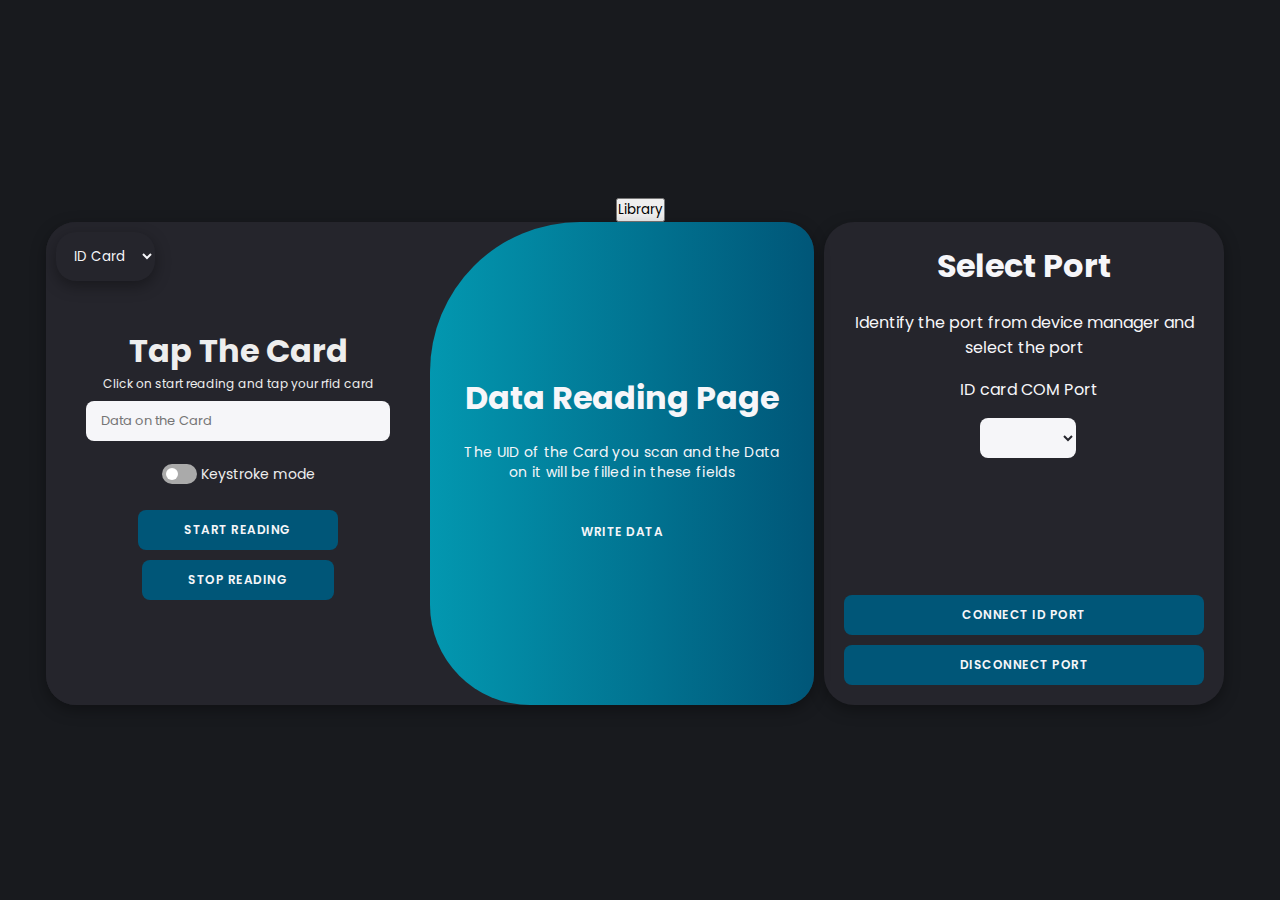
<file: templates/index.html>
<!DOCTYPE html>
<html lang="en">
  <head>
    <title>ID Management System</title>
    <meta charset="utf-8">
    <meta http-equiv="X-UA-Compatible" content="IE=edge">
    <meta name="description" content="">
    <meta name="viewport" content="width=device-width, initial-scale=1">
    <link rel="stylesheet" href="../static/style.css">
  </head>

  <body>
    <a href="../templates/library.html">
      <button class="library">Library</button>
    </a>
    <div class="main">
      <div class="portselect">
        <div class="text">
          <h1>Select Port</h1>
          <p>Identify the port from device manager and select the port</p>  
        </div>
        <div class="select">
          <div class="port">
            <p>ID card COM Port</p> 
            <select name="port" id="port"></select>
          </div>
        </div>
        <button id="SerialSelector" class="serialStatus">Connect ID Port</button>
        <button id="" class="">Disconnect Port</button>
        </div>
        <div class="container" id="container">
          <div>
            <select class="mainselect">
              <option value="ID Card" selected="selected">ID Card</option>
              <option value="Book">Book</option>
            </select>
          </div>
          <div class="form-container data-write">
            <form>
              <h1>Place The Card</h1>
              <span>Click on write data after placing the card</span>
              <input id="newData" placeholder="New data that you want on the card" />
              <button id="writeData" disabled>Write Data</button>
            </form>
          </div>
          <div class="form-container data-read">
            <form>
    
              <!-- Read UID & Data section  -->
              <h1>Tap The Card</h1>
              <span>Click on start reading and tap your rfid card</span>
              <input id="cardData" placeholder="Data on the Card" />
    
              <!-- Keystroke Toggle -->
              <div class="toggle-wrapper">
                <label class="switch">
                    <input type="checkbox" id="keystrokeToggle" disabled>
                    <span class="slider"></span>
                </label>
                <span>Keystroke mode</span>
            </div>        
              
              <button class="Read" id="startRead" disabled>Start Reading</button>
              <button id="stopReading" disabled>Stop Reading</button>
            </form>
          </div>
          <div class="toggle-container">
            <div class="toggle">
              <div class="toggle-panel toggle-left">
                <h1>Data Writing Page</h1>
                <p>
                  Type the new data you want on the card in the input field and click write data to update the existing data in the card
                </p>
                <button class="hidden" id="stopWrite">Read Data</button>
              </div>
    
              <!-- Write data section -->
              <div class="toggle-panel toggle-right">
                <h1>Data Reading Page</h1>
                <p>The UID of the Card you scan and the Data on it will be filled in these fields</p>
                <button class="hidden" id="stopRead">Write Data</button>
              </div>
            </div>
          </div>
        </div>
    </div>
     <script src="../static/script.js"></script>
     <script src="https://cdn.socket.io/4.7.5/socket.io.min.js"></script>
     <!-- for text change -->
     <script>
      // Get the mainselect dropdown and the p tag in the port class
      const mainSelect = document.querySelector('.mainselect');
      const portText = document.querySelector('.port p');
      const portBtn = document.querySelector('.serialStatus');

      // Add an event listener to the mainselect dropdown
      mainSelect.addEventListener('change', (e) => {
        // Get the selected value
        const selectedValue = e.target.value;

        // Update the text of the p tag in the port class
        if (selectedValue === 'Book') {
          portText.textContent = 'Book COM Port';
          portBtn.textContent = 'Connect Book Port';
        } else {
          portText.textContent = 'ID card COM Port';
          portBtn.textContent = 'Connect ID Port';
        }
      });
     </script>
     <!-- For color change -->
     <script>      
        // Add an event listener to the mainselect dropdown
        mainSelect.addEventListener('change', (e) => {
          // Get the selected value
          const selectedValue = e.target.value;

          // Update the colors when book is selected
          if (selectedValue === 'Book') {
            document.documentElement.style.setProperty('--primary', 'var(--new-primary)');
            document.documentElement.style.setProperty('--light-primary', 'var(--new-light-primary)');
            document.documentElement.style.setProperty('--success', 'var(--new-success)');
          } 
          
          else if (selectedValue === 'ID Card') {
            document.documentElement.style.setProperty('--primary', 'var(--old-primary)');
            document.documentElement.style.setProperty('--light-primary', 'var(--old-light-primary)');
            document.documentElement.style.setProperty('--success', 'var(--old-success)');
          }

        });
     </script>
  </body>
</html>
</file>
<file: static/style.css>
@import url("https://fonts.googleapis.com/css2?family=Poppins:wght@300;400;500;600;700;800&display=swap");

:root {
  --light: #f6f6f9;
  --primary: #005678;
  --light-primary: #05d9e8;
  --grey: #eee;
  --dark-grey: #aaaaaa;
  --dark: #25252c;
  --darker: #181a1e;
  --danger: #d32f2f;
  --light-danger: #fecdd3;
  --warning: #fbc02d;
  --light-warning: #fff2c6;
  --success: #005678;
  --light-success: #bbf7d0;
  --new-primary: #e86705;
  --new-light-primary: #f8b26a;
  --new-success: #05d9e8;
  --old-primary: #005678;
  --old-light-primary: #05d9e8;
  --old-success: #005678;
  transition: --primary 0.5s 0.2s cubic-bezier(0.4, 0, 0.2, 1), --light-primary 0.5s 0.2s ease-in-out, --success 0.5s 0.2s ease-in-out;
}

* {
  margin: 0;
  padding: 0;
  box-sizing: border-box;
  font-family: "Poppins", sans-serif;
}

body {
  background-color: var(--darker);
  background: var(--darker);
  display: flex;
  align-items: center;
  justify-content: center;
  flex-direction: column;
  height: 100vh;
}

/* update colors when book is selected */
.mainselect option[value="Book"]:checked ~ .port {
  --primary: var(--new-primary);
  --light-primary: var(--new-light-primary);
  --success: var(--new-success);
}


.mainselect {
  background-color: var(--dark);
  color: var(--light);
  border-radius: 20px;
  box-shadow: 0 5px 15px rgba(0, 0, 0, 0.35);
  position: relative;
  overflow: hidden;
  padding: 14px;
  margin: 10px 10px;
  z-index: 20;
  top: 20%;
  left: 0%;
}

.main{
  display: flex;
  flex-direction: row-reverse;
  justify-content: space-between;
}

.portselect {
  background-color: var(--dark);
  color: var(--light);
  border-radius: 30px;
  box-shadow: 0 5px 15px rgba(0, 0, 0, 0.35);
  position: relative;
  overflow: hidden;
  width: 400px;
  padding: 20px;
  max-width: 100%;
  min-height: 480px;
  margin: 0 10px;
  display: flex;
  flex-direction: column;
  justify-content: space-between;  
}

.portselect h1 {
  text-align: center;
  margin-bottom: 20px;
}

.portselect p {
  text-align: center;
  margin-bottom: 20px;
}

.portselect .select {
  display: flex;
  flex-direction: column;
  position: relative;
  top: -33%;
  align-items: center;
  justify-content: center;
  text-align: center;
  right: -15%;
  margin-bottom: 20px;
  width: 70%;
  margin: 0 auto;

}

.text{
  display: flex;
  flex-direction: column;
  align-items: center;
  justify-content: center;
  text-align: center;
  margin-bottom: 90px;
}

.portselect select {
  position: relative;
  background-color: var(--light);
  color: var(--dark);
  height: 40px;
  margin-bottom: 10px;
  align-items: center;
  width: 70%;
  padding: 10px;
  border-radius: 8px;
  border: none;
  outline: none;
  font-size: 14px;
  letter-spacing: 0.5px;
  text-transform: uppercase;
}

.port{
  display: flex;
  flex-direction: column;
  align-items: center;
  justify-content: center;
  text-align: center;
  margin-bottom: 20px
}

.port p {
  text-align: center;
  margin-bottom: 20px;
  top: 54px;
  position: relative;
  right: 49px;



}

.portselect button {
  background-color: var(--primary);
  color: var(--light);
  font-size: 12px;
  padding: 10px 45px;
  border: 1px solid transparent;
  border-radius: 8px;
  font-weight: 600;
  letter-spacing: 0.5px;
  text-transform: uppercase;
  margin-top: 10px;
  cursor: pointer;
}


.container {
  background-color: var(--dark);
  color: var(--grey);
  border-radius: 30px;
  box-shadow: 0 5px 15px rgba(0, 0, 0, 0.35);
  position: relative;
  overflow: hidden;
  width: 768px;
  max-width: 100%;
  min-height: 480px;
}

.container p {
  font-size: 14px;
  line-height: 20px;
  letter-spacing: 0.3px;
  margin: 20px 0;
}

.container span {
  font-size: 12px;
}

.container a {
  color: var(--grey);
  font-size: 13px;
  text-decoration: none;
  margin: 15px 0 10px;
}

.container button {
  background-color: var(--primary);
  color: var(--light);
  font-size: 12px;
  padding: 10px 45px;
  border: 1px solid transparent;
  border-radius: 8px;
  font-weight: 600;
  letter-spacing: 0.5px;
  text-transform: uppercase;
  margin-top: 10px;
  cursor: pointer;
}

.container button.hidden {
  background-color: transparent;
  border-color: dark;
}

.container form {
  background-color: var(--dark);
  display: flex;
  align-items: center;
  justify-content: center;
  flex-direction: column;
  padding: 0 40px;
  height: 100%;
}

.container input {
  background-color: var(--light);
  border: none;
  margin: 8px 0;
  padding: 10px 15px;
  font-size: 13px;
  border-radius: 8px;
  width: 100%;
  outline: none;
}

.form-container {
  position: absolute;
  top: 0;
  height: 100%;
  transition: all 0.6s ease-in-out;
}

.data-read {
  left: 0;
  width: 50%;
  z-index: 2;
}

.container.active .data-read {
  transform: translateX(100%);
}

.data-write {
  left: 0;
  width: 50%;
  opacity: 0;
  z-index: 1;
}

.container.active .data-write {
  transform: translateX(100%);
  opacity: 1;
  z-index: 5;
  animation: move 0.6s;
}

@keyframes move {
  0%,
  49.99% {
    opacity: 0;
    z-index: 1;
  }
  50%,
  100% {
    opacity: 1;
    z-index: 5;
  }
}

.toggle-container {
  position: absolute;
  top: 0;
  left: 50%;
  width: 50%;
  height: 100%;
  overflow: hidden;
  transition: all 0.6s ease-in-out;
  border-radius: 150px 0 0 100px;
  z-index: 1000;
}

.container.active .toggle-container {
  transform: translateX(-100%);
  border-radius: 0 150px 100px 0;
}

.toggle {
  background-color: #512da8;
  height: 100%;
  background: linear-gradient(to right, var(--light-primary), var(--primary));
  color: var(--light);
  position: relative;
  left: -100%;
  height: 100%;
  width: 200%;
  transform: translateX(0);
  transition: all 0.6s ease-in-out;
}

.container.active .toggle {
  transform: translateX(50%);
}

.toggle-panel {
  position: absolute;
  width: 50%;
  height: 100%;
  display: flex;
  align-items: center;
  justify-content: center;
  flex-direction: column;
  padding: 0 30px;
  text-align: center;
  top: 0;
  transform: translateX(0);
  transition: all 0.6s ease-in-out;
}

.toggle-left {
  transform: translateX(-200%);
}

.container.active .toggle-left {
  transform: translateX(0);
}

.toggle-right {
  right: 0;
  transform: translateX(0);
}

.container.active .toggle-right {
  transform: translateX(200%);
}

.Read {
  background-color: var(--primary);
  color: var(--light);
  transition: all 0.3s ease-out;
}

.Read.active {
  background-color: var(--dark-grey);
  color: var(--primary);
  transition: all 0.3s ease-in;
}

.serialStatus.active {
  background-color: var(--dark-grey);
  color: var(--primary);
  transition: all 0.3s ease-in;
}

.toggle-wrapper {
  display: flex;
  align-items: center;
  margin: 15px 0;
}

.toggle-wrapper span {
  font-size: 14px;
  color: var(--grey);
}

.switch {
  margin-right: 4px;
  position: relative;
  display: inline-block;
  width: 35px;
  height: 20px;
}

.switch input {
  opacity: 0;
  width: 0;
  height: 0;
}

.slider {
  position: absolute;
  cursor: pointer;
  top: 0;
  left: 0;
  right: 0;
  bottom: 0;
  background-color: var(--dark-grey);
  transition: 0.4s;
  border-radius: 34px;
}

.slider:before {
  position: absolute;
  content: "";
  height: 12px;
  width: 12px;
  left: 4px;
  bottom: 4px;
  background-color: white;
  transition: 0.4s;
  border-radius: 50%;
}

input:checked + .slider {
  background-color: var(--primary);
}

input:checked + .slider:before {
  transform: translateX(14px);
}

/* DROP DOWN MENU */
select{
  position: absolute;
  right: 50px;
  top: 50px;
  border:none;
  padding: 10px 20px;
  border-radius:5px;
}

select:focus{
  outline:none;
}
</file>
